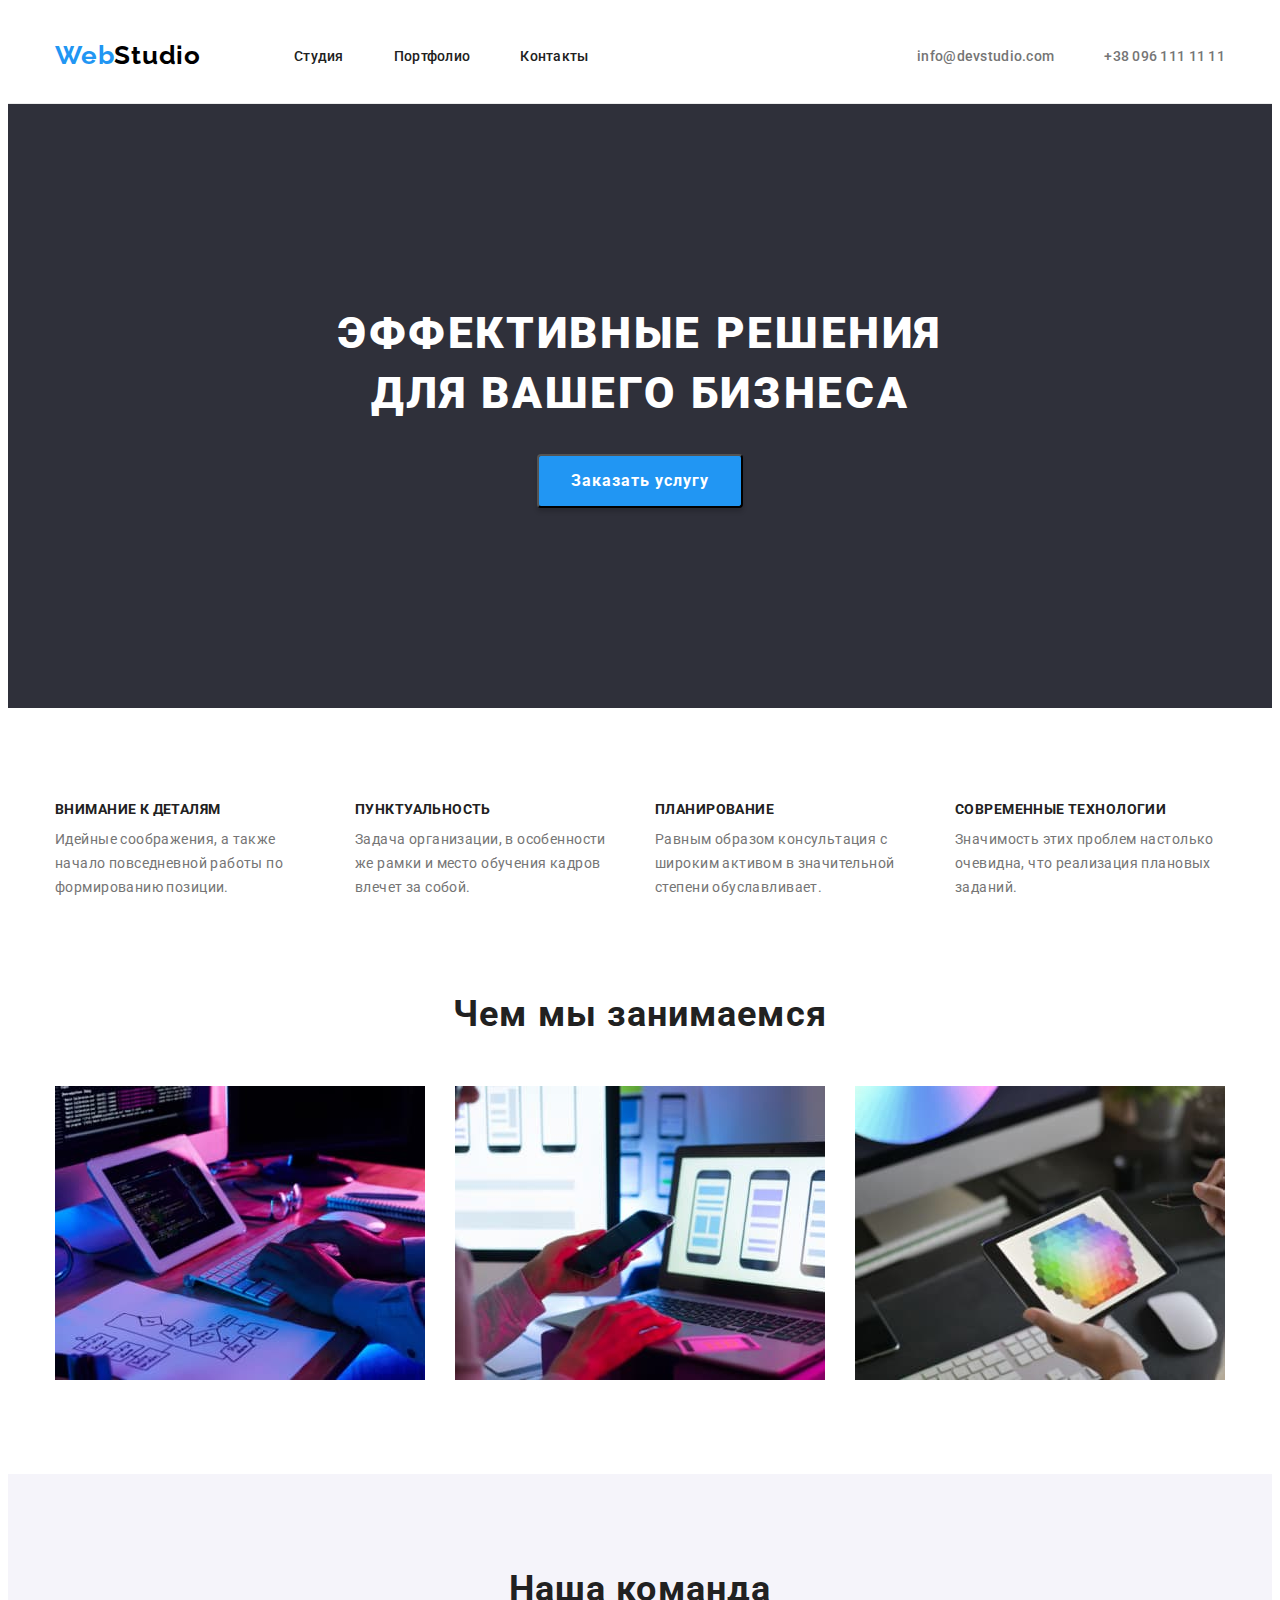
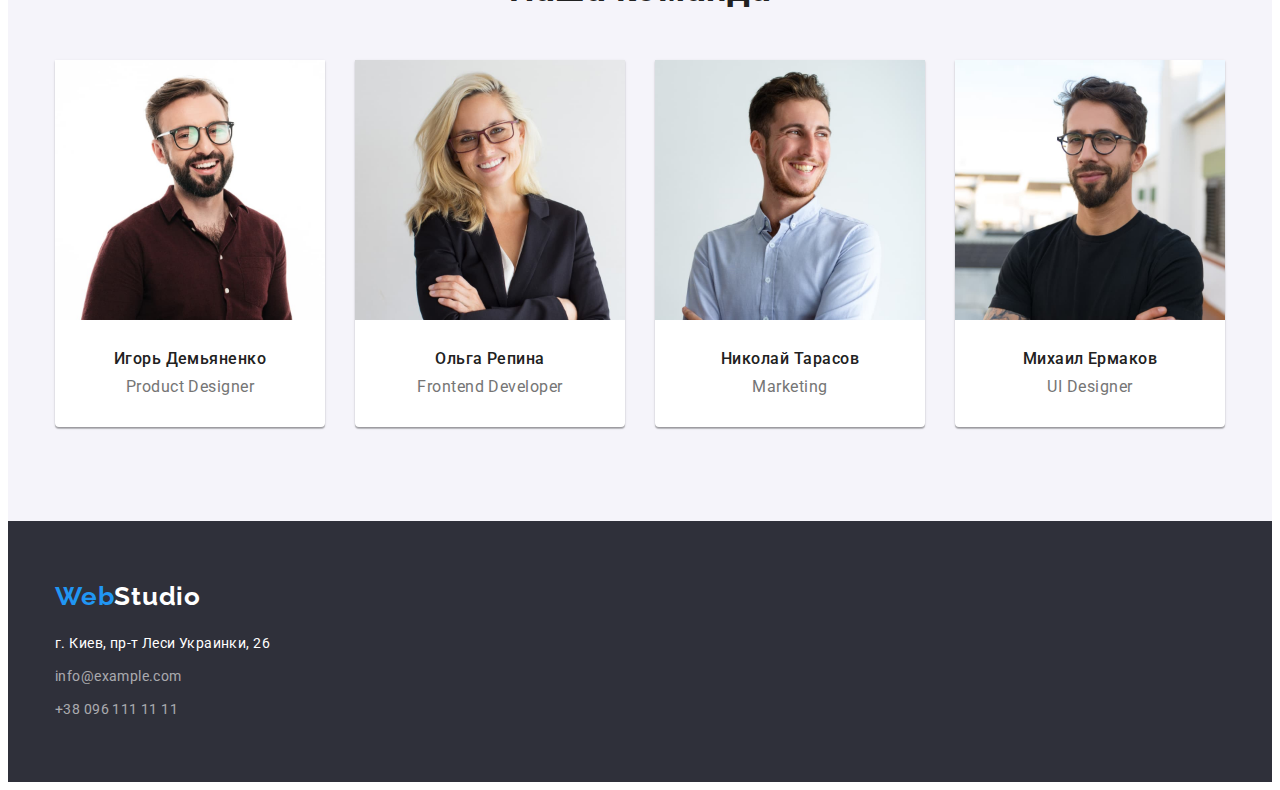
<file: index.html>
<!DOCTYPE html>
<html lang="ru">
  <head>
    <meta charset="UTF-8" />
    <meta http-equiv="X-UA-Compatible" content="IE=edge" />
    <meta name="viewport" content="width=device-width, initial-scale=1.0" />
    <title>webstudio</title>
    <link rel="preconnect" href="https://fonts.gstatic.com"/>
    <link href="https://fonts.googleapis.com/css2?family=Raleway:wght@700&family=Roboto:wght@400;500;700;900&display=swap" rel="stylesheet"/>
    <link rel="stylesheet" href="https://cdnjs.cloudflare.com/ajax/libs/modern-normalize/1.0.0/modern-normalize.min.css" integrity="sha512-ISS7cAi1PEhQ8jnbJpJZMd29NlhNj4AWYyLOSp2CE/CsHxTCu+r+t0D2yoJudVrd0/8fTVPUVDzY5Tvli75u/g==" crossorigin="anonymous" />   
    <link rel="stylesheet" href="./css/styles.css"/>
  </head>
  <body class="body">
      <!-- Хедер-->
    <header class="header">
            <div class="container header-cont">
                        <nav class="header-nav">
                            <a href="/index.html" lang="en" class="logo link link"><span class="logo-web">Web</span><span class="logo-studio">Studio</span></a>
                                <ul class="menu-list list">
                                    <li class="menu-item"><a class="menu-link link" href="./index.html">Студия</a></li>
                                    <li class="menu-item"><a class="menu-link link" href="./portfolio.html">Портфолио</a></li>
                                    <li class="menu-item"><a class="menu-link link" href="">Контакты</a></li>
                                </ul>
                        </nav>
                                <ul class="contact-list list" >
                                    <li class="contact-item"><a class="mail-link link" href="mailto:info@devstudio.com">info@devstudio.com </a></li>
                                    <li class="contact-item"><a class="tel-link link" href="tel:+380961111111">+38 096 111 11 11</a></li>
                                </ul>
            </div>
    </header>            
<!-- Hero section--> 
    <main class="main">
        <section class="hero ">
            <div class="container">
                    <h1 class="hero-title">Эффективные решения <br>для вашего бизнеса</h1>
                    <button class="hero-btn" type="button">Заказать услугу</button>
            </div>       
        </section>
 <!-- Main section-->       
        <section class="basics ">
         <div class="container">
            <h2 hidden>Основы</h2>
            <ul class="basics-list list">
                <li class="basics-item">
                    <h3 class="basics-title">Внимание к деталям</h3>
                    <p class="basics-t-list">Идейные соображения, а также начало повседневной работы по формированию позиции.</p>
                </li>
                <li class="basics-item">
                    <h3 class="basics-title">Пунктуальность</h3>
                    <p class="basics-t-list">Задача организации, в особенности же рамки и место обучения кадров влечет за собой.</p>
                </li>
                <li class="basics-item">
                    <h3 class="basics-title">Планирование</h3>
                    <p class="basics-t-list">Равным образом консультация с широким активом в значительной степени обуславливает.</p>
                </li>
                <li class="basics-item">
                    <h3 class="basics-title">Cовременные технологии</h3>
                    <p class="basics-t-list">Значимость этих проблем настолько очевидна, что реализация плановых заданий.</p>
                </li>
            </ul>
        </div>
        </section>
        <section class="classes">
            <div class="container">
                <h2 class="classes-title">Чем мы занимаемся</h2>
                                <ul class="classes-list list">
                                    <li class="classes-item"><img class="classes-img" src="./images/box 1.jpg" alt="разработчик набирает код" width="370" height="294"> </li>
                                    <li class="classes-item"><img class="classes-img" src="./images/box 2.jpg" alt="разработчик выбирает дизайн" width="370" height="294"></li>                    
                                    <li class="classes-item"><img class="classes-img" src="./images/box 3.jpg" alt="разработчик вибирает цвет на планшете" width="370" height="294"></li>                    
                                </ul>
            </div>
                 
        </section>
 <!-- team section-->     
        <section class="team ">
            <div class="container">
                <h2 class="team-title">Наша команда</h2>
                                <ul class="team-list list">
                                    <li class="team-item">
                                        <img class="team-img" src="./images/img (1).jpg" alt="Игорь Демьяненко" width="270" height="260">
                                        <div class="team-item-card">
                                            <h3 class="name-tile">Игорь Демьяненко</h3>
                                           <p class="position" lang="en">Product Designer</p> 
                                        </div>
                                          
                                    </li>     
                                    <li class="team-item">
                                    <img class="team-img" src="./images/img (2).jpg" alt="Ольга Репина" width="270" height="260">
                                    <div class="team-item-card">
                                       <h3 class="name-tile">Ольга Репина</h3>
                                        <p class="position" lang="en">Frontend Developer</p> 
                                    </div>
                                         
                                    </li>   
                                    <li class="team-item">
                                        <img class="team-img" src="./images/img (3).jpg" alt="Николай Тарасов" width="270" height="260">
                                        <div class="team-item-card">
                                             <h3 class="name-tile">Николай Тарасов</h3>
                                             <p class="position" lang="en">Marketing</p>
                                        </div>
                                        
                                    </li>
                                    <li class="team-item">
                                        <img class="team-img" src="./images/img (4).jpg" alt="Михаил Ермаков" width="270" height="260">
                                        <div class="team-item-card"> 
                                            <h3 class="name-tile">Михаил Ермаков</h3>
                                            <p class="position" lang="en">UI Designer</p>
                                        </div>
                                       
                                    </li>     
                                </ul>    
            </div>
                      
        </section>
    </main>
<!-- Footer section-->
    <footer class="footer"> 
        <div class="container">
            <a class="logo link curs-def" href="/index.html" lang="en"><span class="logo-web">Web</span><span class="logo-studio-footer">Studio</span></a>
                            <address class="address">    
                                <ul class="address-list list">
                                    <li class="address-item"><a class="address-map-link link curs-def" href="https://goo.gl/maps/7pndVip74J9iGfLh7" target="_blank" rel="noopener noreferrer">г. Киев, пр-т Леси Украинки, 26</a></li>
                                    <li class="address-item"><a class="address-mail-link link curs-def" href="mailto:info@example.com">info@example.com</a></li>
                                    <li class="address-item"><a class="address-tel-link link curs-def" href="tel:+380961111111">+38 096 111 11 11</a> </li>
                                </ul>
                             </address>      
        </div>
            
    </footer>
  </body>
</html>
</file>
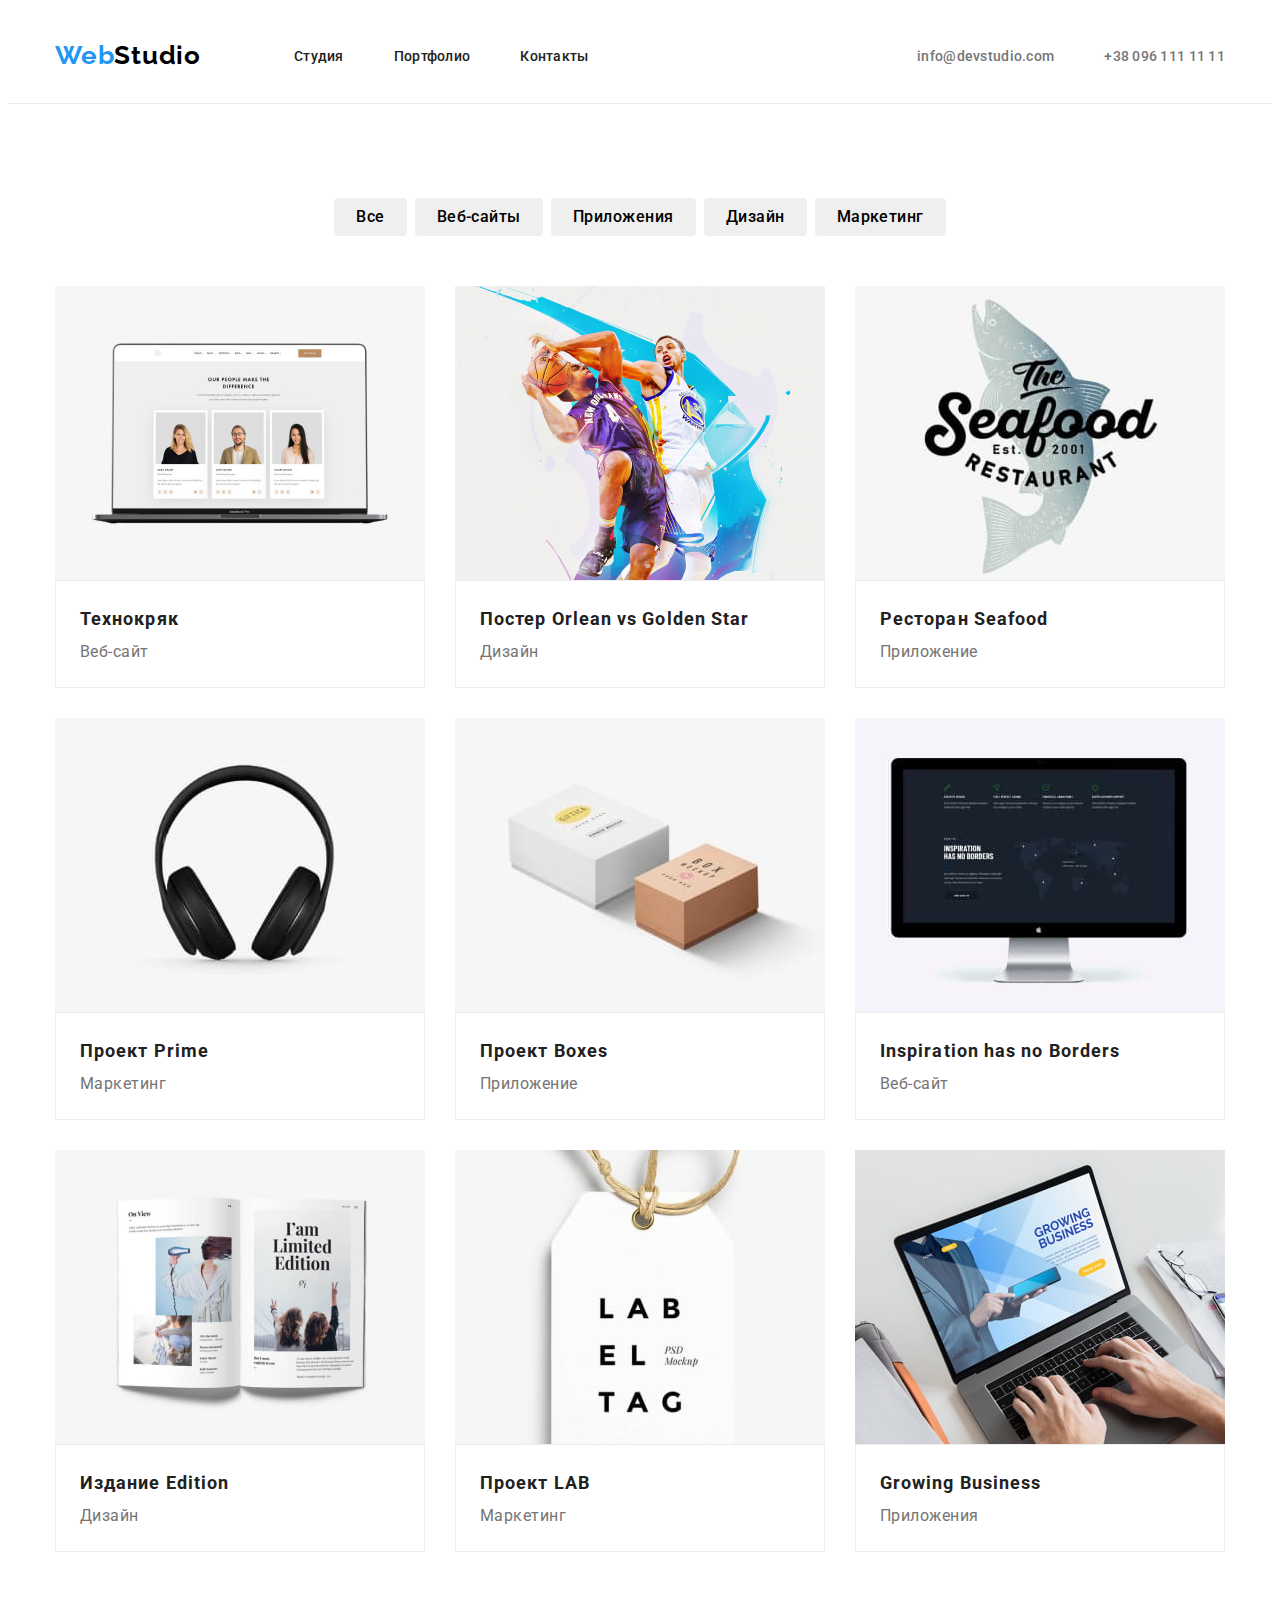
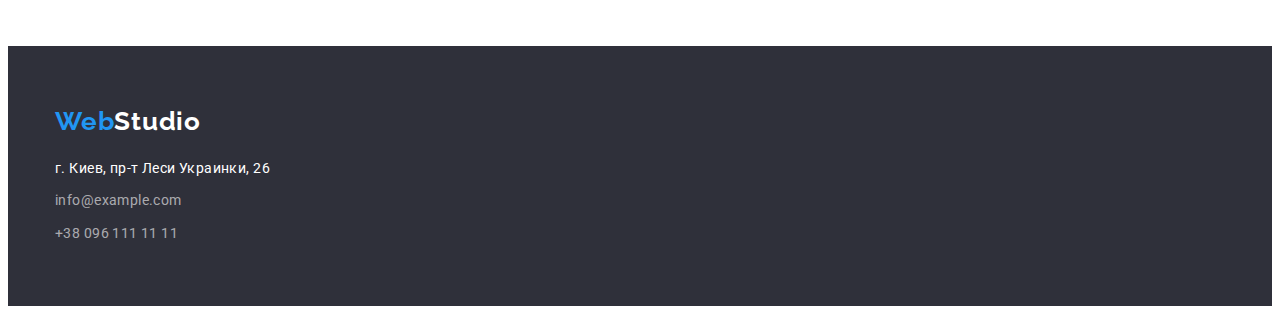
<file: portfolio.html>
<!DOCTYPE html>
<html lang="ru">
  <head>
    <meta charset="UTF-8" />
    <meta http-equiv="X-UA-Compatible" content="IE=edge" />
    <meta name="viewport" content="width=device-width, initial-scale=1.0" />
    <title>webstudio</title>
    <link rel="preconnect" href="https://fonts.gstatic.com"/>
    <link href="https://fonts.googleapis.com/css2?family=Raleway:wght@700&family=Roboto:wght@400;500;700;900&display=swap" rel="stylesheet"/>    
    <link rel="stylesheet" href="https://cdnjs.cloudflare.com/ajax/libs/modern-normalize/1.0.0/modern-normalize.min.css" integrity="sha512-ISS7cAi1PEhQ8jnbJpJZMd29NlhNj4AWYyLOSp2CE/CsHxTCu+r+t0D2yoJudVrd0/8fTVPUVDzY5Tvli75u/g==" crossorigin="anonymous" />
    <link rel="stylesheet" href="./css/styles.css"/>
  </head>
  <body class="body">
  <!-- Хедер-->
  <header class="header">
        <div class="container header-cont">
                    <nav class="header-nav">
                        <a href="/index.html" lang="en" class="logo link link"><span class="logo-web">Web</span><span class="logo-studio">Studio</span></a>
                            <ul class="menu-list list">
                                <li class="menu-item"><a class="menu-link link" href="./index.html">Студия</a></li>
                                <li class="menu-item"><a class="menu-link link" href="./portfolio.html">Портфолио</a></li>
                                <li class="menu-item"><a class="menu-link link" href="">Контакты</a></li>
                            </ul>
                    </nav>
                            <ul class="contact-list list" >
                                <li class="contact-item"><a class="mail-link link" href="mailto:info@devstudio.com">info@devstudio.com </a></li>
                                <li class="contact-item"><a class="tel-link link" href="tel:+380961111111">+38 096 111 11 11</a></li>
                            </ul>
        </div>
    </header>            

    <main class="main">
        <section class="portfolio">
            <div class="container">
                <h1 hidden>портфолио</h1>
                    <ul class="filter-list list">
                        <li class="filter-item"> <button class="btn-all btn-total" type="button">Все</button></li>
                        <li class="filter-item"> <button class="btn-web btn-total" type="button">Веб-сайты</button></li>
                        <li class="filter-item"> <button class="btn-app btn-total"  type="button">Приложения</button></li>
                        <li class="filter-item"> <button class="btn-desing btn-total"  type="button">Дизайн</button></li>
                        <li class="filter-item"> <button class="btn-marketing btn-total" type="button">Маркетинг</button></li>
                    </ul>

                    <ul class="work-list list">
                        <li class="work-list-item">
                            <img class="work-img" src="./images/port1.jpg" alt="На дисплеи в браузере указана страница с сотрудниками" width="370" height="294">
                        <div class="work-item-card">
                             <h2 class="work-title">Технокряк</h2>
                            <p class="work-section">Веб-сайт</p>
                       </div> 
                           
                        </li>
                        <li class="work-list-item">
                            <img class="work-img" src="./images/port2.jpg" alt="Два баскетболиста борются за мяч" width="370" height="294">
                        <div class="work-item-card">
                            <h2 class="work-title">Постер <span lang="en">Orlean vs Golden Star</span> </h2>
                            <p class="work-section">Дизайн</p>
                      </div> 
                            
                        </li >
                        <li class="work-list-item">
                            <img class="work-img" src="./images/port3.jpg" alt="'Эмблема ресторана" width="370" height="294">
                        <div class="work-item-card">
                              <h2 class="work-title">Ресторан <span lang="en">Seafood</span> </h2>
                            <p class="work-section">Приложение</p>
                      </div>  
                          
                        </li>
                        <li class="work-list-item">
                            <img class="work-img" src="./images/port4.jpg" alt="Наушники" width="370" height="294">
                        <div class="work-item-card">
                            <h2 class="work-title">Проект <span lang="en">Prime</span> </h2>
                            <p class="work-section">Маркетинг</p>
                        </div>        
                            
                        </li>
                        <li class="work-list-item work-link-all">
                            <img class="work-img" src="./images/port5.jpg" alt="Две коробки" width="370" height="294">
                        <div class="work-item-card">
                            <h2 class="work-title">Проект <span lang="en">Boxes</span> </h2>
                            <p class="work-section">Приложение</p>
                      </div>     
                            
                        </li>
                        <li class="work-list-item">
                            <img  class="work-img" src="./images/port6.jpg" alt="Монитор" width="370" height="294">
                        <div class="work-item-card">
                            <h2 class="work-title" lang="en">Inspiration has no Borders</h2>
                            <p class="work-section">Веб-сайт</p>
                        </div>  
                            
                        </li>
                        <li class="work-list-item">
                            <img class="work-img" src="./images/port7.jpg" alt="Журнал" width="370" height="294">
                        <div class="work-item-card"> 
                            <h2 class="work-title" >Издание <span lang="en">Edition</span> </h2>
                            <p class="work-section">Дизайн</p>
                      </div>    
                           
                        </li>
                        <li class="work-list-item">
                            <img class="work-img" src="./images/port8.jpg" alt="Лейба" width="370" height="294">
                        <div class="work-item-card">
                            <h2 class="work-title">Проект <span lang="en">LAB</span></h2>
                            <p class="work-section">Маркетинг</p>
                        </div>     
                            
                        </li>
                        <li class="work-list-item">
                            <img class="work-img" src="./images/port9.jpg" alt="Ноутбук" width="370" height="294">
                        <div class="work-item-card">
                            <h2 class="work-title" lang="en">Growing Business</h2>
                            <p class="work-section">Приложения</p>
                       </div>     
                            
                        </li>
                    </ul>

            </div>
        </section>
    </main>
    
    <footer class="footer"> 
        <div class="container">
            <a class="logo link curs-def" href="/index.html" lang="en"><span class="logo-web">Web</span><span class="logo-studio-footer">Studio</span></a>
                            <address class="address">    
                                <ul class="address-list list">
                                    <li class="address-item"><a class="address-map-link link curs-def" href="https://goo.gl/maps/7pndVip74J9iGfLh7" target="_blank" rel="noopener noreferrer">г. Киев, пр-т Леси Украинки, 26</a></li>
                                    <li class="address-item"><a class="address-mail-link link curs-def" href="mailto:info@example.com">info@example.com</a></li>
                                    <li class="address-item"><a class="address-tel-link link curs-def" href="tel:++380961111111">+38 096 111 11 11</a> </li>
                                </ul>
                </address>
        </div>
    </footer>
  </body>
</html>
</file>
<file: css/styles.css>
/* NORMALIZE*/
html {
    box-sizing: border-box;
}
*,
*::before,
*::after {
    box-sizing: inherit;
}

h1,
h2,
h3,
h4,
h5,
h6,
p {
    margin-top: 0;
    margin-bottom: 0;
}
ul,
ol {
    margin-top: 0;
    margin-bottom: 0;
    padding-left: 0;
}
img {
    display: block;
}
/*BODY SECTION*/
        .body {
            font-family: 'Roboto', sans-serif;
            font-style: normal;
            color: #212121;
            background: #FFFFFF;
        }

/*CONTEINER SECTION*/

        .conteiner {
            width: 1200px;
            padding-left: 15px;
            padding-right: 15px;
        }
/* HEADER SECTION*/
        .header {
            background: #FFFFFF;
            border-bottom: 1px solid #ECECEC; 
            padding-top: 32px;
            padding-bottom: 32px;
        }
        .container {
         
        width: 1200px;
       
        margin: 0 auto;
        padding-left: 15px;
        padding-right: 15px; 
        }
        .header-cont {
        
        display: flex;
        justify-content: space-between;
        align-items: center;
       
        }
        .header-nav {
            display: flex;
            align-items: center;
        }
        .contact-list {
            display: flex;
            align-items: center;
        }
        .logo {
        font-family: 'Raleway', sans-serif;
        font-weight: bold;
        font-size: 26px;
        line-height: 1.19;
        letter-spacing: 0.03em;
        margin-right: 93px;
        
        }
        .logo-web {
            color: #2196F3;
        }
        .logo-studio {
            color: #000000;
        }
        .menu-list {
            display: flex;
        }
          
        .menu-item:not(:last-child) {
            margin-right: 50px;
        }
        .menu-link{
        font-weight: 500;
        font-size: 14px;
        line-height: 1.14;
        letter-spacing: 0.02em;
        color: #212121;
        cursor: pointer;
        }
        .menu-link:hover,
        .menu-link:focus {
            color: #2196F3;
        }
       
    
        .contact-item:not(:last-child) {
            margin-right: 50px;
        }

        .mail-link {
        font-weight: 500;
        font-size: 14px;
        line-height: 1.14;
        letter-spacing: 0.02em;
        color: #757575;
        cursor: pointer;
        }
        .mail-link:hover,
        .mail-link:focus {
            color: #2196F3;
        }
        .tel-link {
            font-weight: 500;
            font-size: 14px;
            line-height: 1.14;
            letter-spacing: 0.02em;
            color: #757575;
            cursor: pointer;
            }
        .tel-link:hover, 
        .tel-link:focus {
                color: #2196F3;
        }
        .list {
            list-style: none;
        }
        .link {
        text-decoration: none;
        }
/*MAIN SECTION*/
        .main {}
/*HERO SECTION*/
        .hero {
            padding-top: 200px;
            padding-bottom: 200px;
            background: #2F303A;
        }
        .hero-title {
        font-weight: 900;
        font-size: 44px;
        line-height: 1.36;
        letter-spacing: 0.06em;
        text-transform: uppercase;
        margin-bottom: 30px;
        text-align: center;
        color: #FFFFFF;
        }
        .hero-btn {
        font-family: inherit;
        font-weight: bold;
        font-size: 16px;
        line-height: 1.88;
        display: flex;
        align-items: center;
        text-align: center;
        margin: auto;
        letter-spacing: 0.06em;
        cursor: pointer;
        color: #FFFFFF;
        padding: 10px 32px 10px 32px;
       
        background: #2196F3;
        box-shadow: 0px 4px 4px rgba(0, 0, 0, 0.15);
        border-radius: 4px;

        }
        .hero-btn:hover,
        .hero-btn:focus {
            
            background: #188CE8;
            box-shadow: 0px 4px 4px rgba(0, 0, 0, 0.15);
            border-radius: 4px;

        }

   
/*BASICS SECTION*/
        .basics { 
            padding-top: 94px;
            padding-bottom: 94px;
            
        }
        .basics-list {
           display: flex;
           justify-content: space-between;
        }
        .basics-item {
          width: 270px;  
        }
        .basics-item:not(:last-child) {
            margin-right: 30px;
            
        }    
        .basics-title {
            font-weight: bold;
            font-size: 14px;
            line-height: 1.14;
            letter-spacing: 0.03em;
            text-transform: uppercase;
            margin-bottom: 10px;
            

        }
        .basics-t-list {

            font-weight: normal;
            font-size: 14px;
            line-height: 1.71;

            letter-spacing: 0.03em;
            
            color: #757575;
        }
/*CLASSES SECTION*/
        .classes {
            pagging-top: 94px;
            padding-bottom: 94px;
            
        }
    
        .classes-title {
        margin-bottom: 50px;
        font-weight: bold;
        font-size: 36px;
        line-height: 1.17;
        text-align: center;
        letter-spacing: 0.03em;

        }
        .classes-list {
            display: flex;
            flex-wrap: wrap;
            margin-top: -30px;
            margin-left: -30px;
        }
        .classes-item{ 
        flex-basis: calc((100% - 90px) / 3);
                  margin-top: 30px;
                margin-left: 30px;}
        
            .classes-img{
            
        }

/*TEAM SECTION*/
        .team {
            padding-top: 94px;
            padding-bottom: 94px;
            background: #F5F4FA;
           
        }
        .team-title{
            margin-bottom: 50px;
            font-weight: bold;
            font-size: 36px;
            line-height: 42px;
            text-align: center;
            letter-spacing: 0.03em;
        }
        .team-list {
            display: flex;
            flex-wrap: wrap;
        margin-top: -30px;
              margin-left: -30px;}
        .team-item {
            flex-basis: calc((100% - 120px) / 4);  
            margin-top: 30px;
                  margin-left: 30px;

                background: #FFFFFF;
                box-shadow: 0px 1px 3px rgba(0, 0, 0, 0.12), 0px 1px 1px rgba(0, 0, 0, 0.14), 0px 2px 1px rgba(0, 0, 0, 0.2);
                border-radius: 0px 0px 4px 4px;
        }
        
        .team-item-card {
            padding-top: 30px;
            padding-bottom: 30px;
            }

        .team-img {
       
        }
        .name-tile {
            margin-bottom: 10px;
            font-weight: 500;
            font-size: 16px;
            line-height: 1.18;
            text-align: center;
            letter-spacing: 0.03em;
        }
        .position {
            font-weight: normal;
            font-size: 16px;
            line-height: 1.18;
            text-align: center;
            letter-spacing: 0.03em;
            
            color: #757575;
        }
/*FOOTER SECTION*/
        .footer {
            padding-top: 60px;
            padding-bottom: 60px;
            background: #2F303A;
        }
        
        .address {margin-top: 20px;    }
        .address-list {font-style: normal;}
        .address-item:not(:last-child){
            margin-bottom: 9px;}
        .address-map-link {
            font-weight: normal;
        font-size: 14px;
        line-height: 1.71;
        letter-spacing: 0.03em;
        color: #FFFFFF;
        cursor: default;
        }
        .curs-def {
            cursor: default;
               }
        .address-mail-link{
            font-weight: normal;
            font-size: 14px;
            line-height: 1.71;
            letter-spacing: 0.03em;
            color: rgba(255, 255, 255, 0.6);

        }
        .address-tel-link {
            font-weight: normal;
            font-size: 14px;
            line-height: 1.71;
            letter-spacing: 0.03em;
            color: rgba(255, 255, 255, 0.6);
        }

        .logo-studio-footer {
            color: #FFFFFF;
        }
/*PORTFOLIO SECTION*/ 
/*FILTER SECTION*/
        .portfolio {
            padding-top: 94px;
            padding-bottom: 94px;
        }
        .filter-list {
            display: flex;
           justify-content: center;
           margin-bottom: 50px;
        }
        .filter-item:not(:last-child) {
            margin-right: 8px;
           
        

        }
        .btn-total { 
            
            font-family: inherit;
            padding: 6px 22px 6px 22px;
            border-radius: 4px;  
            font-weight: 500;
            font-size: 16px;
            line-height: 1.62;
            text-align: center;
            letter-spacing: 0.03em;
            cursor: pointer;
            border: none;
            
        }
        .btn-total:hover,
        .btn-total:focus {
            color: #FFFFFF;
            background: #2196F3;
            box-shadow: 0px 3px 1px rgba(0, 0, 0, 0.1),
            0px 1px 2px rgba(0, 0, 0, 0.08),
             0px 2px 2px rgba(0, 0, 0, 0.12);
            
            border-radius: 4px;
        }
        .btn-all {}
        .btn-web {}
        .btn-app {}
        .btn-desing {}
        .btn-marketing {}

        /*WORK-LIST SECTION*/
        .work-list {
            display: flex;
            flex-wrap: wrap;
              margin-top: -30px;
                 margin-left: -30px;
        }
        .work-list-item{
            flex-basis: calc((100% - 90px) / 3);  
            margin-top: 30px;
                  margin-left: 30px;
        }
        .work-item-card {
            padding: 20px 24px;
            background: #FFFFFF;
            border: 1px solid #EEEEEE;
            box-sizing: border-box;
        }   
        .work-link-all {}
        .work-link-marketing {}
        .work-link-app {}
        .work-link-desing {}
        .work-link-web {}
        .work-img {}
        .work-title {
            font-weight: bold;
        font-size: 18px;
        line-height: 2;
        letter-spacing: 0.06em;
        }
        .work-section {
        font-weight: normal;
        font-size: 16px;
        line-height: 1.87;
        letter-spacing: 0.03em;

        color: #757575;
        }
</file>
